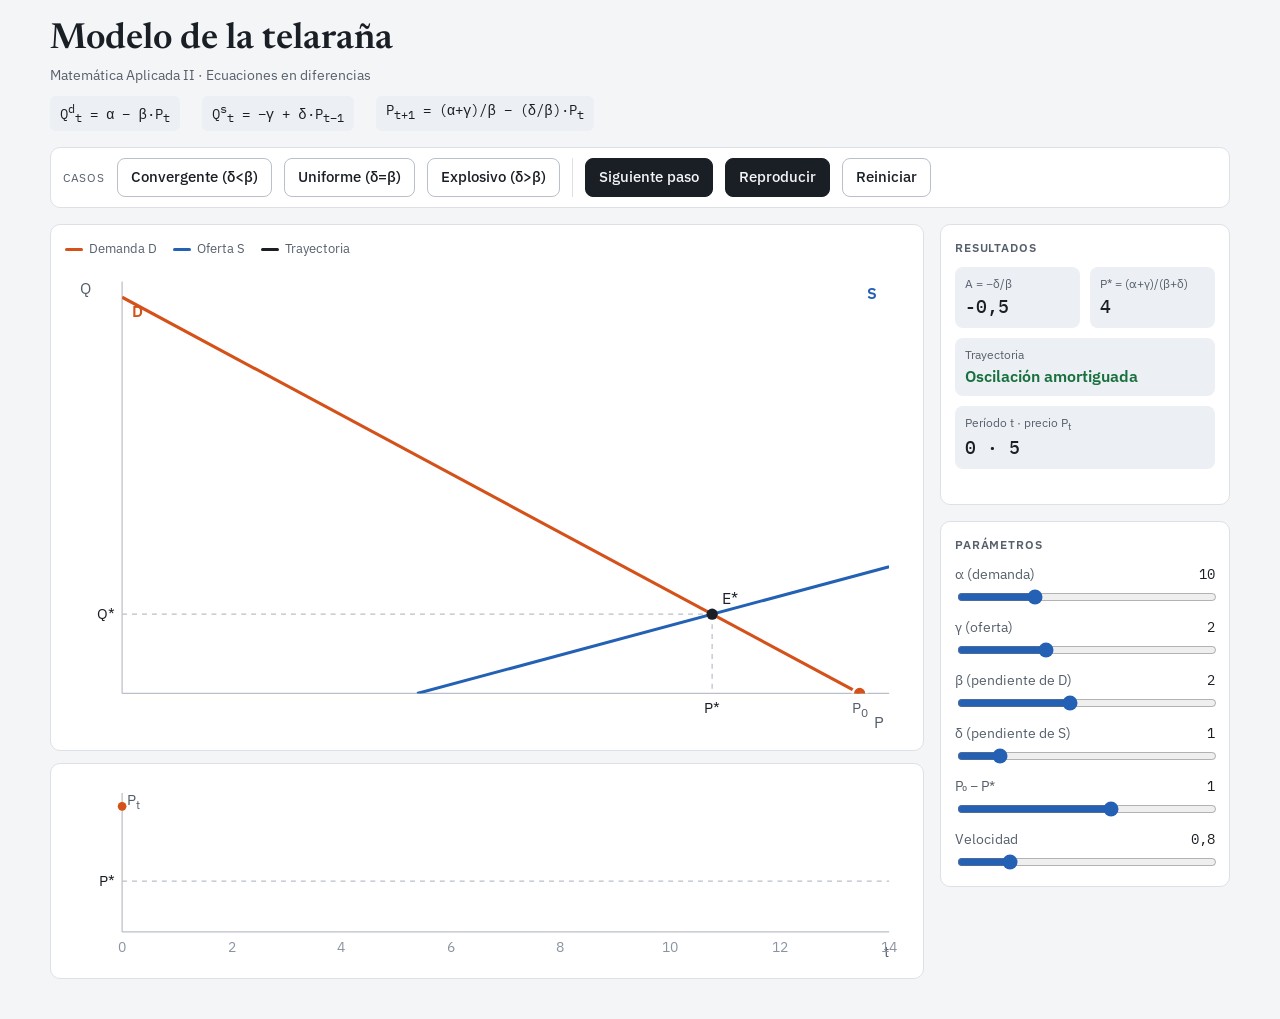
<file: fuente/cobweb_src.html>
<!doctype html><html><head><meta charset=utf8><meta name=viewport content="width=device-width,initial-scale=1,viewport-fit=cover"><style>:root{color-scheme:light;box-sizing:border-box;padding-top:env(safe-area-inset-top,0px);padding-bottom:env(safe-area-inset-bottom,0px)}html{scroll-padding-top:env(safe-area-inset-top,0px)}body{margin:0;padding:0;font:14px -apple-system,BlinkMacSystemFont,sans-serif;background:#fff;color:#000}img{max-width:100%}[hidden]:not([hidden=until-found i]){display:none!important}</style></head><body>
<title>MODELO DE TELARAÑA</title>
<meta name="claude:viewport-fit-sides" content="cover">
<link rel="stylesheet" href="https://fonts.googleapis.com/css2?family=IBM+Plex+Mono:wght@400;500&family=IBM+Plex+Sans:wght@400;500;600&family=Newsreader:opsz,wght@6..72,500;6..72,600&display=swap">
<style>
/* Layout: barra de acciones arriba, gráficos a la izquierda, parámetros y datos a la derecha (se apila en pantallas angostas) */
:root{
  --bg:#f4f5f7;--surface:#ffffff;--fg:#1a1f26;--muted:#56606c;--faint:#8a94a0;
  --line:#dde1e6;--line2:#b9c0c9;--demand:#d4521a;--supply:#2461b5;
  --good:#17703d;--warn:#8f6200;--bad:#b3261e;--chip:#eceff3;
  --display:"Newsreader",Georgia,"Times New Roman",serif;
  --sans:"IBM Plex Sans",system-ui,-apple-system,"Segoe UI",sans-serif;
  --mono:"IBM Plex Mono",ui-monospace,Menlo,Consolas,monospace;
}
@media (prefers-color-scheme:dark){:root:not([data-theme="light"]){
  --bg:#101318;--surface:#171b21;--fg:#e9ecf0;--muted:#a3adb9;--faint:#76808c;
  --line:#2a3039;--line2:#434b57;--demand:#f27a45;--supply:#6aa4f2;
  --good:#58c88a;--warn:#e0b04a;--bad:#f2837b;--chip:#222831;color-scheme:dark}}
:root[data-theme="dark"]{
  --bg:#101318;--surface:#171b21;--fg:#e9ecf0;--muted:#a3adb9;--faint:#76808c;
  --line:#2a3039;--line2:#434b57;--demand:#f27a45;--supply:#6aa4f2;
  --good:#58c88a;--warn:#e0b04a;--bad:#f2837b;--chip:#222831;color-scheme:dark}
*{box-sizing:border-box}
body{background:var(--bg);color:var(--fg);font-family:var(--sans);font-size:15px;line-height:1.5;
  padding-block:20px 40px;padding-left:max(16px,env(safe-area-inset-left,0px));padding-right:max(16px,env(safe-area-inset-right,0px))}
.wrap{max-width:1180px;margin:0 auto;display:flex;flex-direction:column;gap:16px}
h1{font-family:var(--display);font-weight:600;font-size:clamp(26px,4vw,36px);line-height:1.15;margin:0;text-wrap:balance}
.sub{color:var(--muted);margin:4px 0 0;font-size:14px}
.eq{display:flex;flex-wrap:wrap;gap:8px 22px;font-family:var(--mono);font-size:14px;margin-top:10px;color:var(--fg)}
.eq span{background:var(--chip);padding:4px 10px;border-radius:6px;white-space:nowrap}
.bar{display:flex;flex-wrap:wrap;gap:10px 12px;align-items:center;background:var(--surface);border:1px solid var(--line);border-radius:10px;padding:10px 12px}
.bar .sep{width:1px;align-self:stretch;background:var(--line)}
.bar .lbl{font-size:12px;letter-spacing:.06em;text-transform:uppercase;color:var(--muted)}
button{font:inherit;font-weight:500;color:var(--fg);background:var(--surface);border:1px solid var(--line2);border-radius:8px;padding:7px 13px;cursor:pointer}
button:hover{background:var(--chip)}
button:focus-visible,input:focus-visible{outline:2px solid var(--supply);outline-offset:2px}
button.go{background:var(--fg);color:var(--bg);border-color:var(--fg)}
button.go:hover{opacity:.88;background:var(--fg)}
.layout{display:grid;grid-template-columns:minmax(0,1fr) 290px;gap:16px;align-items:start}
.card{background:var(--surface);border:1px solid var(--line);border-radius:10px;padding:14px}
.charts{display:flex;flex-direction:column;gap:12px;min-width:0}
.side{display:flex;flex-direction:column;gap:16px;min-width:0}
h2{font-size:12px;letter-spacing:.07em;text-transform:uppercase;color:var(--muted);font-weight:600;margin:0 0 10px}
.ctl{display:flex;flex-direction:column;gap:2px;margin-bottom:10px}
.ctl label{display:flex;justify-content:space-between;font-size:14px;color:var(--muted)}
.ctl output{font-family:var(--mono);color:var(--fg);font-variant-numeric:tabular-nums}
input[type=range]{width:100%;accent-color:var(--supply)}
.stats{display:grid;grid-template-columns:1fr 1fr;gap:10px}
.stat{background:var(--chip);border-radius:8px;padding:8px 10px;min-width:0}
.stat.w{grid-column:1/-1}
.stat .l{font-size:12px;color:var(--muted)}
.stat .v{font-family:var(--mono);font-size:18px;font-weight:500;font-variant-numeric:tabular-nums}
#msg{font-size:14px;color:var(--bad);min-height:21px}
svg{display:block;width:100%;height:auto}
svg text{font-family:var(--sans)}
.leg{display:flex;gap:16px;font-size:13px;color:var(--muted);margin-bottom:6px;flex-wrap:wrap}
.leg i{display:inline-block;width:18px;height:3px;border-radius:2px;vertical-align:middle;margin-right:6px}
@media (max-width:860px){.layout{grid-template-columns:minmax(0,1fr)}.bar .sep{display:none}}
@media (prefers-reduced-motion:reduce){*{scroll-behavior:auto}}
</style>

<div class="wrap">
  <header>
    <h1>Modelo de la telaraña</h1>
    <p class="sub">Matemática Aplicada II · Ecuaciones en diferencias</p>
    <div class="eq">
      <span>Q<sup>d</sup><sub>t</sub> = α − β·P<sub>t</sub></span>
      <span>Q<sup>s</sup><sub>t</sub> = −γ + δ·P<sub>t−1</sub></span>
      <span>P<sub>t+1</sub> = (α+γ)/β − (δ/β)·P<sub>t</sub></span>
    </div>
  </header>

  <div class="bar">
    <span class="lbl">Casos</span>
    <button type="button" id="p1">Convergente (δ&lt;β)</button>
    <button type="button" id="p2">Uniforme (δ=β)</button>
    <button type="button" id="p3">Explosivo (δ&gt;β)</button>
    <span class="sep"></span>
    <button type="button" class="go" id="step">Siguiente paso</button>
    <button type="button" class="go" id="pl">Reproducir</button>
    <button type="button" id="rs">Reiniciar</button>
  </div>

  <div class="layout">
    <div class="charts">
      <div class="card">
        <div class="leg"><span><i style="background:var(--demand)"></i>Demanda D</span><span><i style="background:var(--supply)"></i>Oferta S</span><span><i style="background:var(--fg)"></i>Trayectoria</span></div>
        <svg id="c1" viewBox="0 0 680 380" role="img" aria-label="Diagrama de telaraña: curvas de oferta y demanda con la trayectoria del precio"></svg>
      </div>
      <div class="card">
        <svg id="c2" viewBox="0 0 680 150" role="img" aria-label="Precio en función del tiempo"></svg>
      </div>
    </div>
    <aside class="side">
      <div class="card">
        <h2>Resultados</h2>
        <div class="stats">
          <div class="stat"><div class="l">A = −δ/β</div><div class="v" id="vA"></div></div>
          <div class="stat"><div class="l">P* = (α+γ)/(β+δ)</div><div class="v" id="vP"></div></div>
          <div class="stat w"><div class="l">Trayectoria</div><div class="v" id="vT" style="font-family:var(--sans);font-size:16px;font-weight:600"></div></div>
          <div class="stat w"><div class="l">Período t · precio P<sub>t</sub></div><div class="v" id="vt"></div></div>
        </div>
        <div id="msg" role="status"></div>
      </div>
      <div class="card">
        <h2>Parámetros</h2>
        <div class="ctl"><label for="al">α (demanda) <output id="o_al"></output></label><input type="range" id="al" min="6" max="20" step="0.5" value="10"></div>
        <div class="ctl"><label for="ga">γ (oferta) <output id="o_ga"></output></label><input type="range" id="ga" min="0" max="6" step="0.5" value="2"></div>
        <div class="ctl"><label for="be">β (pendiente de D) <output id="o_be"></output></label><input type="range" id="be" min="0.5" max="4" step="0.1" value="2"></div>
        <div class="ctl"><label for="de">δ (pendiente de S) <output id="o_de"></output></label><input type="range" id="de" min="0.5" max="4" step="0.1" value="1"></div>
        <div class="ctl"><label for="d">P₀ − P* <output id="o_d"></output></label><input type="range" id="d" min="-2" max="3" step="0.1" value="1"></div>
        <div class="ctl" style="margin-bottom:0"><label for="sp">Velocidad <output id="o_sp"></output></label><input type="range" id="sp" min="0.3" max="3" step="0.1" value="0.8"></div>
      </div>
    </aside>
  </div>
</div>

<script>
var $=function(i){return document.getElementById(i)};
var MAX=14;
var A={u:0,target:0,raf:null,last:0,play:false};
function F(x){return x.toLocaleString('es-AR',{maximumFractionDigits:2})}
function sb(b,k){return b+'<tspan dy="3" font-size="10">'+k+'</tspan>'}
function cl(x,a,b){return Math.max(a,Math.min(b,x))}
function prm(){return{al:+$('al').value,ga:+$('ga').value,be:+$('be').value,de:+$('de').value,d:+$('d').value}}
function sim(p){var Ps=(p.al+p.ga)/(p.be+p.de);var P=[Math.max(0,Ps+p.d)],Q=[null],msg='';
for(var k=0;k<MAX;k++){var q=-p.ga+p.de*P[k];if(q<0){msg='La cantidad ofrecida resulta negativa: el modelo lineal deja de tener sentido.';break}
var pn=(p.al-q)/p.be;if(pn<0){msg='El precio resulta negativo: el modelo lineal deja de tener sentido.';break}
Q.push(q);P.push(pn)}
return{P:P,Q:Q,Ps:Ps,msg:msg,vmax:P.length-1}}
var TX='style="fill:var(--muted)"',TXF='style="fill:var(--fg)"',AX='style="stroke:var(--line2)"';
function render(){
var p=prm();var s=sim(p);var P=s.P,Q=s.Q;
A.u=cl(A.u,0,s.vmax);
var u=A.u,k=Math.min(Math.floor(u+1e-9),s.vmax),f=u-k;
$('o_al').textContent=F(p.al);$('o_ga').textContent=F(p.ga);$('o_be').textContent=F(p.be);$('o_de').textContent=F(p.de);$('o_d').textContent=F(p.d);$('o_sp').textContent=F(+$('sp').value);
var r=p.de/p.be;
$('vA').textContent=F(-r);$('vP').textContent=F(s.Ps);
var tt=$('vT');
if(Math.abs(r-1)<0.005){tt.textContent='Oscilación uniforme';tt.style.color='var(--warn)'}
else if(r<1){tt.textContent='Oscilación amortiguada';tt.style.color='var(--good)'}
else{tt.textContent='Oscilación explosiva';tt.style.color='var(--bad)'}
$('vt').textContent=k+' · '+F(P[k]);
$('msg').textContent=(u>=s.vmax-1e-9&&s.vmax<MAX)?s.msg:'';
var W=680,H=380,L=46,R=16,T=14,B=34,w=W-L-R,h=H-T-B;
var xm=Math.max(p.al/p.be,P[0])*1.04,ym=p.al*1.04;
var X=function(v){return L+v/xm*w},Y=function(v){return T+h-v/ym*h};
var o='<defs><clipPath id="cp"><rect x="'+L+'" y="'+T+'" width="'+w+'" height="'+h+'"/></clipPath><marker id="ar" viewBox="0 0 10 10" refX="8" refY="5" markerWidth="7" markerHeight="7" orient="auto"><path d="M0 1L9 5L0 9z" style="fill:var(--fg)"/></marker></defs>';
o+='<line x1="'+L+'" y1="'+(T+h)+'" x2="'+(L+w)+'" y2="'+(T+h)+'" '+AX+'/>';
o+='<line x1="'+L+'" y1="'+T+'" x2="'+L+'" y2="'+(T+h)+'" '+AX+'/>';
o+='<text x="'+(L+w-4)+'" y="'+(T+h+28)+'" font-size="13" text-anchor="end" '+TX+'>P</text>';
o+='<text x="'+(L-34)+'" y="'+(T+10)+'" font-size="13" '+TX+'>Q</text>';
o+='<g clip-path="url(#cp)">';
o+='<line x1="'+X(0)+'" y1="'+Y(p.al)+'" x2="'+X(p.al/p.be)+'" y2="'+Y(0)+'" style="stroke:var(--demand)" stroke-width="2.5"/>';
o+='<line x1="'+X(p.ga/p.de)+'" y1="'+Y(0)+'" x2="'+X(xm)+'" y2="'+Y(-p.ga+p.de*xm)+'" style="stroke:var(--supply)" stroke-width="2.5"/>';
var qs=p.al-p.be*s.Ps;
o+='<line x1="'+L+'" y1="'+Y(qs)+'" x2="'+X(s.Ps)+'" y2="'+Y(qs)+'" '+AX+' stroke-dasharray="4 4"/>';
o+='<line x1="'+X(s.Ps)+'" y1="'+Y(qs)+'" x2="'+X(s.Ps)+'" y2="'+(T+h)+'" '+AX+' stroke-dasharray="4 4"/>';
var tipx=X(P[0]),tipy=Y(0);
function seg(x1,y1,x2,y2){var len=Math.abs(x2-x1)+Math.abs(y2-y1);if(len<0.5)return'';
return '<line x1="'+x1+'" y1="'+y1+'" x2="'+x2+'" y2="'+y2+'"'+(len>9?' marker-end="url(#ar)"':'')+' style="stroke:var(--fg)" stroke-width="1.8"/>'}
for(var j=0;j<=k&&j<P.length-1;j++){
var fv=j<k?1:cl(f*2,0,1),fh=j<k?1:cl(f*2-1,0,1);
var y0=j==0?0:Q[j];
var yv=y0+(Q[j+1]-y0)*fv;
o+=seg(X(P[j]),Y(y0),X(P[j]),Y(yv));
tipx=X(P[j]);tipy=Y(yv);
if(fh>0){var xh=P[j]+(P[j+1]-P[j])*fh;o+=seg(X(P[j]),Y(Q[j+1]),X(xh),Y(Q[j+1]));tipx=X(xh);tipy=Y(Q[j+1])}}
o+='<circle cx="'+X(s.Ps)+'" cy="'+Y(qs)+'" r="4.5" style="fill:var(--fg)"/>';
o+='<circle cx="'+tipx+'" cy="'+tipy+'" r="5.5" stroke-width="2" style="fill:var(--demand);stroke:var(--surface)"/>';
o+='</g>';
o+='<text x="'+(X(s.Ps)+8)+'" y="'+(Y(qs)-8)+'" font-size="13" '+TXF+'>E*</text>';
o+='<text x="'+(X(0)+8)+'" y="'+(Y(p.al)+16)+'" font-size="13" font-weight="600" style="fill:var(--demand)">D</text>';
o+='<text x="'+(L+w-18)+'" y="'+(T+14)+'" font-size="13" font-weight="600" style="fill:var(--supply)">S</text>';
var used=[];
function lab(v,txt,isx){var pos=isx?X(v):Y(v);for(var i=0;i<used.length;i++){if(Math.abs(used[i]-pos)<16)return}used.push(pos);
if(isx)o+='<text x="'+pos+'" y="'+(T+h+16)+'" font-size="12" text-anchor="middle" '+TX+'>'+txt+'</text>';
else o+='<text x="'+(L-6)+'" y="'+(pos+4)+'" font-size="12" text-anchor="end" '+TX+'>'+txt+'</text>'}
used=[X(s.Ps)];
o+='<text x="'+X(s.Ps)+'" y="'+(T+h+16)+'" font-size="12" text-anchor="middle" '+TXF+'>P*</text>';
for(var j=0;j<=k&&j<=6;j++){if(P[j]>=0&&P[j]<=xm)lab(P[j],sb('P',j),true)}
used=[Y(qs)];
o+='<text x="'+(L-6)+'" y="'+(Y(qs)+4)+'" font-size="12" text-anchor="end" '+TXF+'>Q*</text>';
var qn=Math.min(Math.floor(u+0.5+1e-9),s.vmax);
for(var j=1;j<=qn&&j<=6;j++){if(Q[j]>=0&&Q[j]<=ym)lab(Q[j],sb('Q',j),false)}
$('c1').innerHTML=o;
var W2=680,H2=150,L2=46,R2=16,T2=12,B2=26,w2=W2-L2-R2,h2=H2-T2-B2;
var vals=P.slice(0,Math.min(k+2,P.length)).concat([s.Ps]);var lo=Math.min.apply(null,vals),hi=Math.max.apply(null,vals);
if(hi-lo<0.5){hi+=0.25;lo-=0.25}var pd=(hi-lo)*0.12;lo-=pd;hi+=pd;
var X2=function(t){return L2+t/MAX*w2},Y2=function(v){return T2+h2-(v-lo)/(hi-lo)*h2};
var q='<line x1="'+L2+'" y1="'+(T2+h2)+'" x2="'+(L2+w2)+'" y2="'+(T2+h2)+'" '+AX+'/>';
q+='<line x1="'+L2+'" y1="'+T2+'" x2="'+L2+'" y2="'+(T2+h2)+'" '+AX+'/>';
q+='<line x1="'+L2+'" y1="'+Y2(s.Ps)+'" x2="'+(L2+w2)+'" y2="'+Y2(s.Ps)+'" '+AX+' stroke-dasharray="4 4"/>';
q+='<text x="'+(L2-6)+'" y="'+(Y2(s.Ps)+4)+'" font-size="12" text-anchor="end" '+TXF+'>P*</text>';
q+='<text x="'+(L2+w2)+'" y="'+(T2+h2+20)+'" font-size="12" text-anchor="end" '+TX+'>t</text>';
for(var t=0;t<=MAX;t+=2)q+='<text x="'+X2(t)+'" y="'+(T2+h2+16)+'" font-size="11" text-anchor="middle" style="fill:var(--faint)">'+t+'</text>';
var pv=[];for(var j=0;j<=k;j++)pv.push([j,P[j]]);
var ptip=P[k];
if(k<s.vmax){var fh2=cl(f*2-1,0,1);ptip=P[k]+(P[k+1]-P[k])*fh2;pv.push([k+f,ptip])}
var pts=pv.map(function(a){return X2(a[0])+','+Y2(a[1])}).join(' ');
if(pv.length>1)q+='<polyline points="'+pts+'" fill="none" style="stroke:var(--demand)" stroke-width="2" stroke-linejoin="round"/>';
for(var j=0;j<=k;j++)q+='<circle cx="'+X2(j)+'" cy="'+Y2(P[j])+'" r="3.5" style="fill:var(--demand)"/>';
if(f>1e-6&&k<s.vmax)q+='<circle cx="'+X2(k+f)+'" cy="'+Y2(ptip)+'" r="5.5" stroke-width="2" style="fill:var(--demand);stroke:var(--surface)"/>';
q+='<text x="'+(L2+4)+'" y="'+(T2+10)+'" font-size="12" '+TX+'>'+sb('P','t')+'</text>';
$('c2').innerHTML=q}
function tick(ts){
var dt=Math.min((ts-A.last)/1000,0.05);A.last=ts;
var vmax=sim(prm()).vmax;var tg=Math.min(A.target,vmax);
if(A.u<tg)A.u=Math.min(tg,A.u+dt*(+$('sp').value));
render();
if(A.u<tg-1e-9){A.raf=requestAnimationFrame(tick)}
else{A.raf=null;if(A.play&&A.u>=vmax-1e-9){A.play=false}$('pl').textContent=A.play?'Pausar':'Reproducir'}}
function go(){if(!A.raf){A.last=performance.now();A.raf=requestAnimationFrame(tick)}}
function stp(){A.play=false;$('pl').textContent='Reproducir';var base=Math.floor(Math.max(A.target,A.u)+1e-9);if(A.target-A.u>1e-9)base=Math.floor(A.target+1e-9);A.target=Math.min(MAX,base+1);go()}
function play(){if(A.play){A.play=false;A.target=Math.min(MAX,Math.ceil(A.u*2-1e-9)/2);$('pl').textContent='Reproducir';go();return}
var vmax=sim(prm()).vmax;if(A.u>=vmax-1e-9||A.u>=MAX){A.u=0}A.play=true;A.target=MAX;$('pl').textContent='Pausar';go()}
function rst(){A.play=false;A.u=0;A.target=0;if(A.raf){cancelAnimationFrame(A.raf);A.raf=null}$('pl').textContent='Reproducir';render()}
function pre(b,d,dev){$('al').value=10;$('ga').value=2;$('be').value=b;$('de').value=d;$('d').value=dev;rst()}
$('p1').onclick=function(){pre(2,1,1)};$('p2').onclick=function(){pre(1.5,1.5,1)};$('p3').onclick=function(){pre(1,2,0.4)};
$('step').onclick=stp;$('pl').onclick=play;$('rs').onclick=rst;
['al','ga','be','de','d','sp'].forEach(function(i){$(i).addEventListener('input',function(){var vm=sim(prm()).vmax;A.target=Math.min(A.target,vm);render()})});
render();
</script>

</body></html>
</file>
